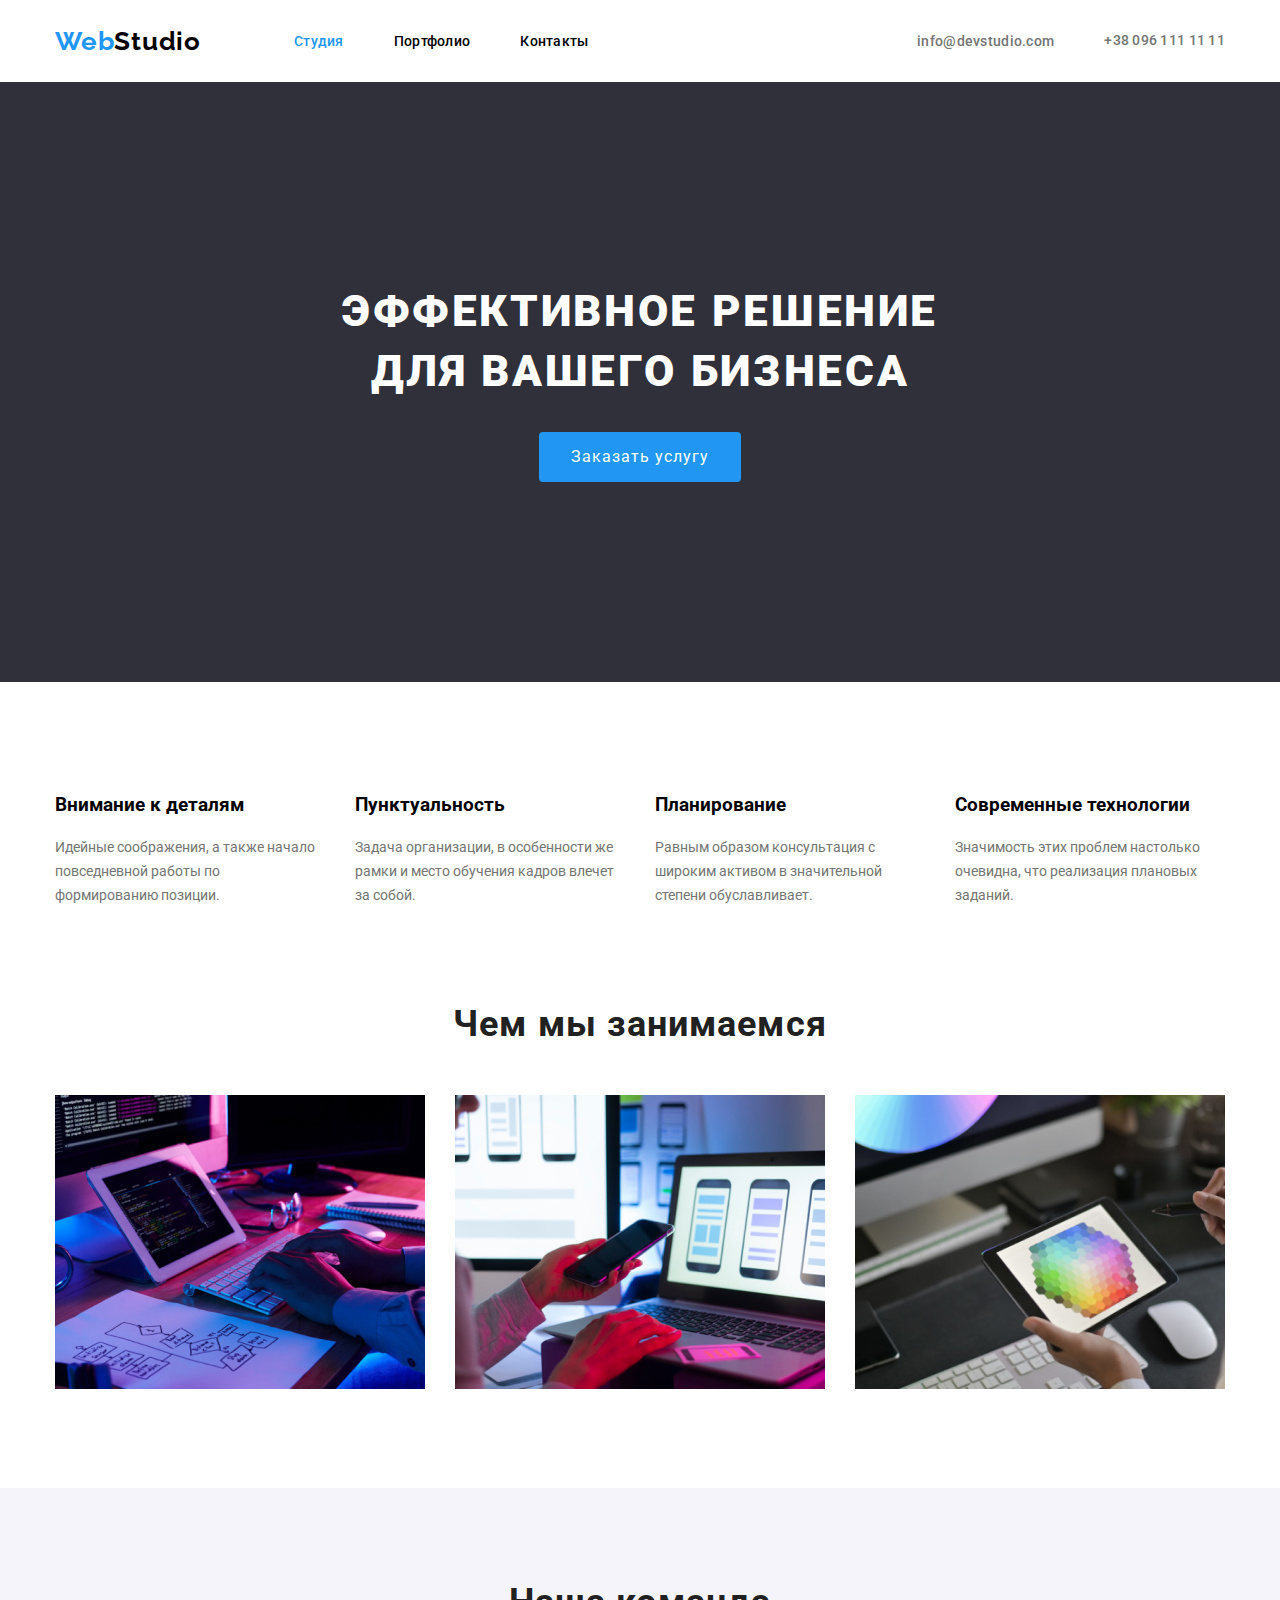
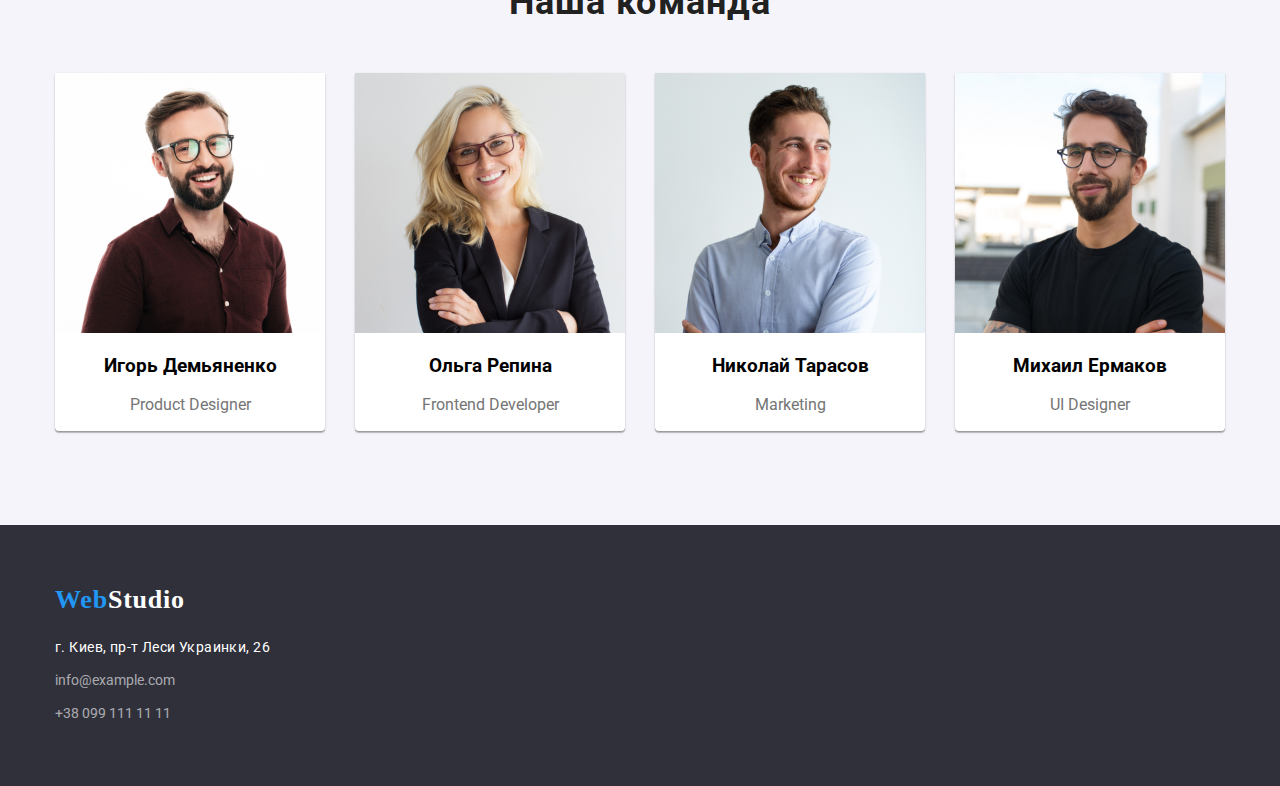
<file: index.html>
<!DOCTYPE html>
<html lang="en">
<head>
    <meta charset="UTF-8">
    <meta http-equiv="X-UA-Compatible" content="IE=edge">
    <meta name="viewport" content="width=device-width, initial-scale=1.0">
    <title>HomeWork-2</title>
    <link rel="stylesheet" href="CSS/normalize.css">
    <link rel="preconnect" href="https://fonts.gstatic.com">
    <link href="https://fonts.googleapis.com/css2?family=Raleway:wght@700&family=Roboto:wght@400;500;700;900&display=swap"
    rel="stylesheet">
    <link rel="stylesheet" href="CSS/commands.css">
    <link rel="stylesheet" href="CSS/style.css">
</head>
<body>
    <header>
        <div class="container">
            <div class="container-navigation-items">
                <nav class="navigation">
                    <a class="logo" href="index.html">Web<span class="logo-second-part">Studio</span></a>
                    <ul class="navigation-class">
                        <li class="studio"><a href="index.html"><span class="studio-item">Студия</span> </a></li>
                        <li class="port"><a href="./portfolio.html"><span class="port-item">Портфолио</span></a></li>
                        <li class="contacts"><a href="index.html"><span class="contacts-item">Контакты</span></a></li>
                    </ul>
                </nav>
                <ul class="navigation-link">
                    <li class="mail"><a href="mailto:info@devstudio.com"><span class="nav-link">info@devstudio.com</span></a></li>
                    <li class="tel"><a href="tel:+380961111111" class="nav-tel-link">+38 096 111 11 11</a></li>
                </ul>
            </div>
        </div>
    </header>

<main>
    
    <section class="main-items-one">
            <h1 class="main-words">Эффективное решение Для вашего бизнеса</h1>
            <button class="button">Заказать услугу</button>

    </section>
    <section>
        <div class="container">
        <ul class="description-items">
            
            <li>
                <h3>Внимание к деталям</h3>
                <h4 class="description-one">Идейные соображения, а также начало повседневной работы по формированию
                    позиции.</h4></li>
            <li>
                <h3>Пунктуальность</h3>
                <h4 class="description-one">Задача организации, в особенности же рамки и место обучения кадров влечет за
                    собой. </h4></li>
            <li>
                <h3>Планирование</h3>
                <h4 class="description-one">Равным образом консультация с широким активом в значительной степени
                    обуславливает.</h4></li>
            <li>
                <h3>Современные технологии</h3>
                <h4 class="description-one">Значимость этих проблем настолько очевидна, что реализация плановых
                    заданий.</h4></li>
        </ul>
    </div>
    </section>
    <section class="section">
        <div class="container">
        <h2 class="what-we-doing-title">Чем мы занимаемся</h2>
        <ul class="works-img">
            <li class="img-1"><img src="img/img-1.jpg" alt="Разработка сайтов" width="370" height="294"></li>
            <li class="img-2"><img src="img/img-2.jpg" alt="Разработка приложений" width="370" height="294"></li>
            <li class="img-3"><img src="img/img-3.jpg" alt="Дизайн" width="370" height="294"></li>
        </ul>
    </div>
    </section>
    <section class="middle">
    <div class="container">
        <h2 class="team">Наша команда</h2>
            <ul class="command_items">
                <li class="command-item"><img src="img/pl-1.jpg" alt="Игорь Демьяненко" width="270" height="260">
                    <h3 class="workers">Игорь Демьяненко</h3>
                        <p class="identity">Product Designer</p></li>
                <li class="command-item"><img src="img/pl-2.jpg" alt="Ольга Репина" width="270" height="260">
                    <h3 class="workers">Ольга Репина</h3>
                        <p class="identity">Frontend Developer</p></li>
                <li class="command-item"><img src="img/pl-3.jpg" alt="Николай Тарасов" width="270" height="260">
                    <h3 class="workers" >Николай Тарасов</h3>
                        <p class="identity">Marketing</p></li>
                <li class="command-item"><img src="img/pl-4.jpg" alt="Михаил Ермаков" width="270" height="260">
                    <h3 class="workers" >Михаил Ермаков</h3>
                        <p class="identity">UI Designer</p></li>
        </div>
    </ul>
</section>
</main>
<footer>
    <div class="container">
    <a class="logo-last" href="index.html">Web<span class="logo-second">Studio</span></a>
    <address class="address">г. Киев, пр-т Леси Украинки, 26</address>
    <ul>
        <li class="mail-one">
            <a class="foot-mail" href="mailto:info@example.com">info@example.com</a>
        </li>
        <li>
            <a class="foot-tel" href="tel:+38 0991111111">+38 099 111 11 11</a>
        </li>
    </ul>
</div>
</footer>
</div>
</body>
</html>
</file>
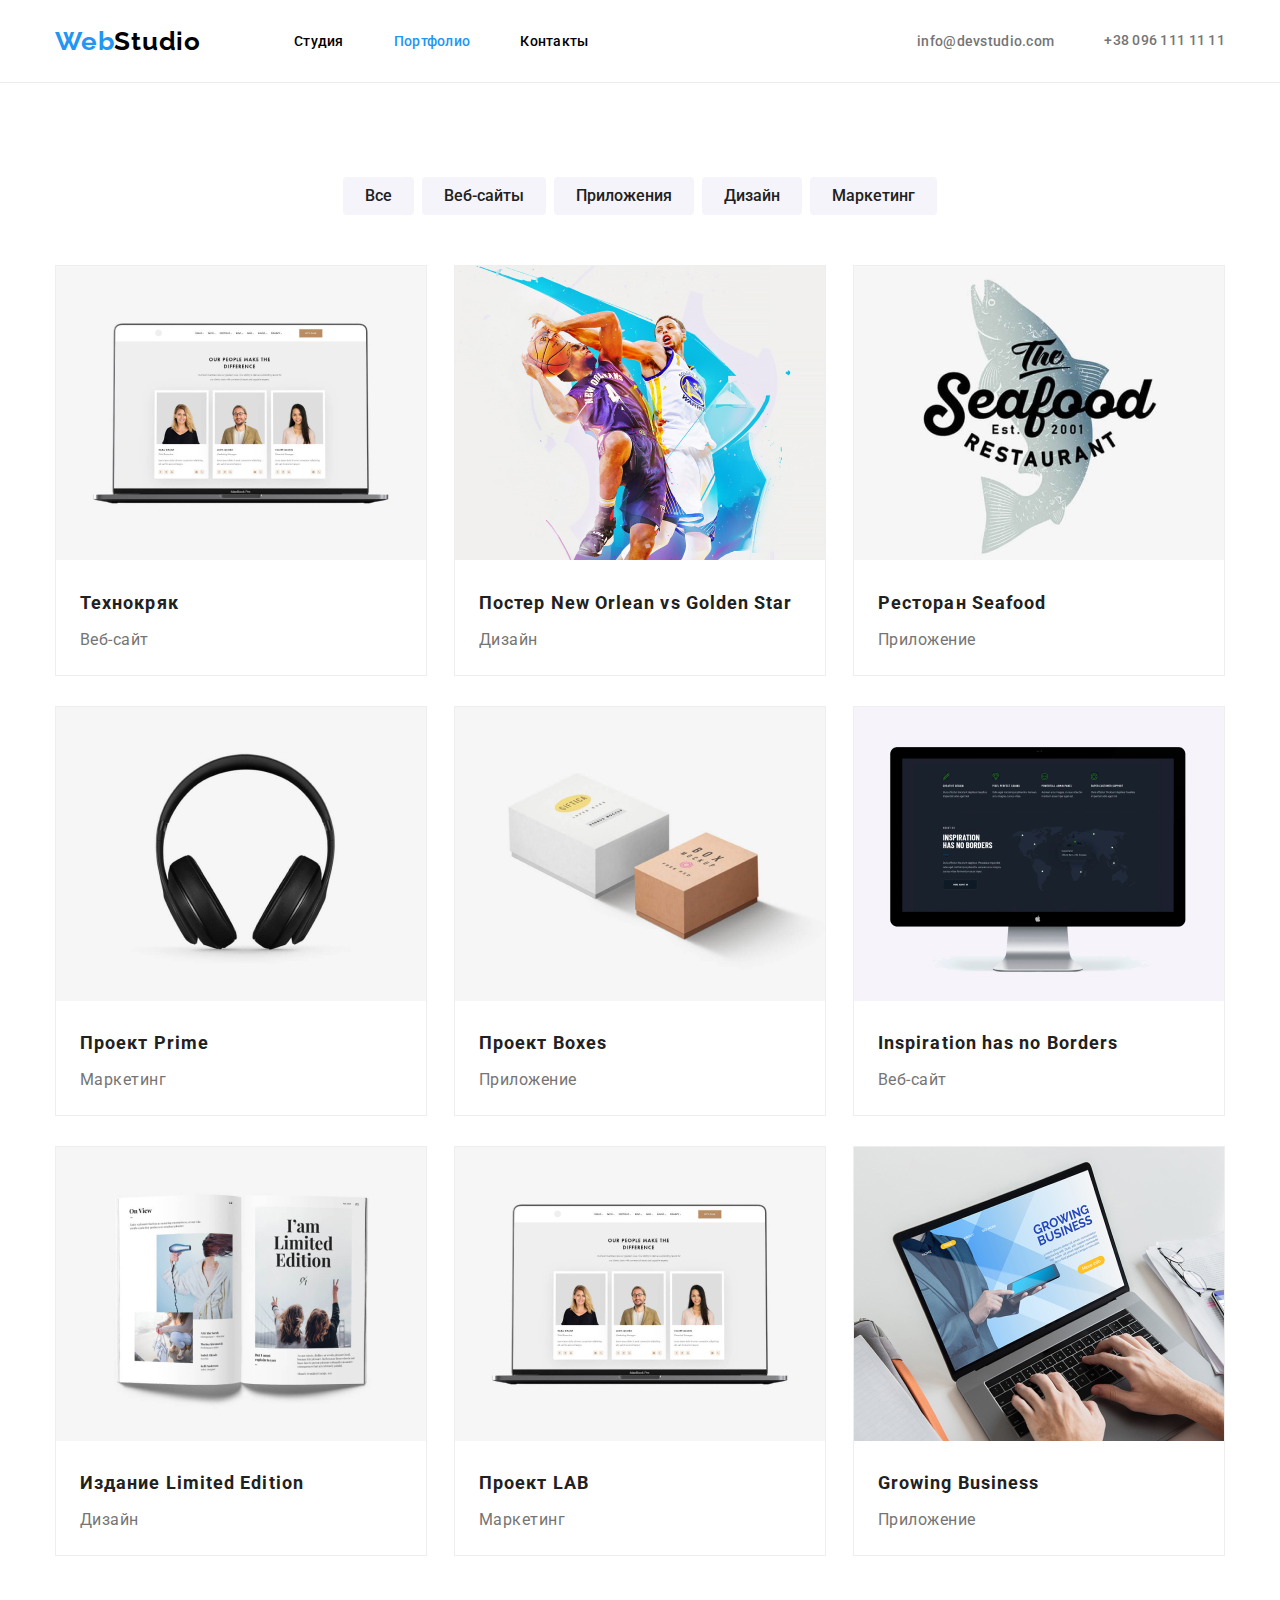
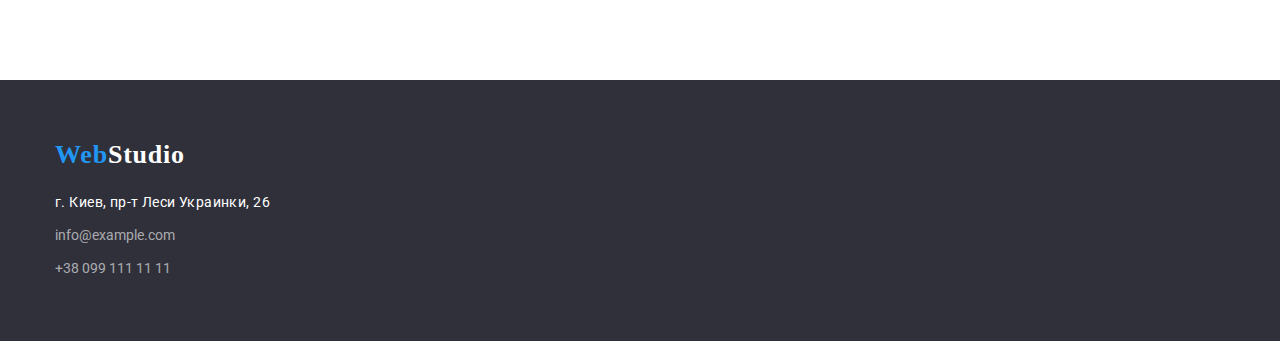
<file: portfolio.html>
<!DOCTYPE html>
<html lang="en">
<head>
    <meta charset="UTF-8">
    <meta http-equiv="X-UA-Compatible" content="IE=edge">
    <meta name="viewport" content="width=device-width, initial-scale=1.0">
    <title>HomeWork-03</title>
    <link rel="stylesheet" href="CSS/normalize.css">
    <link rel="preconnect" href="https://fonts.gstatic.com">
    <link href="https://fonts.googleapis.com/css2?family=Raleway:wght@700&family=Roboto:wght@400;500;700;900&display=swap"
    rel="stylesheet">
    <link rel="stylesheet" href="CSS/commands.css">
    <link rel="stylesheet" href="CSS/port-style.css">

    
</head>
<body>
    <header>
        <div class="container">
            <div class="container-navigation-items">
                <nav class="navigation">
                    <a class="logo" href="index.html">Web<span class="logo-second-part">Studio</span></a>
                    <ul class="navigation-class">
                        <li class="studio"><a href="index.html"><span class="studio-item">Студия</span> </a></li>
                        <li class="port"><a href="./portfolio.html"><span class="port-item">Портфолио</span></a></li>
                        <li class="contacts"><a href="index.html"><span class="contacts-item">Контакты</span></a></li>
                    </ul>
                </nav>
                <ul class="navigation-link">
                    <li class="mail"><a href="mailto:info@devstudio.com"><span class="nav-link">info@devstudio.com</span></a></li>
                    <li class="tel"><a href="tel:+380961111111" class="nav-tel-link">+38 096 111 11 11</a></li>
                </ul>
            </div>
        </div>
    </header>
    <section>
    <div class="container">
        <ul class="tab-block">
            <li class="class-name-items"><button type="button">Все</button></li>
            <li class="class-name-items"><button type="button">Веб-сайты</button></li>
            <li class="class-name-items"><button type="button">Приложения</button></li>
            <li class="class-name-items"><button type="button">Дизайн</button></li>
            <li class="class-name-items"><button type="button">Маркетинг</button>
        </ul>
    </div>
    <div class="container">
        <ul class="work-items-list">
            <li class="work-item-list-main">
                <a href="m.html" class="mouse"> 
                <img class="tehnocrack" src="img/tehnocrack-1.jpg" alt="tehnocrack"> 
                <h2 class="work-names">Технокряк</h2>
                <p class="relative-names">Веб-сайт</p>
                </a>
            </li>
            <li class="work-item-list-main">
                <a href="m.html">
                <img src="img/nba.jpg" alt="nba">
                <h2  class="work-names">Постер New Orlean vs Golden Star</h2>
                <p class="relative-names">Дизайн</p>
            </a>
            </li>
            <li class="work-item-list-main">
                <a href="m.html">
                <img src="img/seafood.jpg" alt="">
                <h2  class="work-names">Ресторан Seafood</h2>
                <p class="relative-names">Приложение</p>
            </a>
            </li>
            <li class="work-item-list-main">
                <a href="m.html">
                <img src="img/prime.jpg" alt="">
                <h2  class="work-names">Проект Prime</h2>
                <p class="relative-names">Маркетинг</p>
            </a>
            </li>
            <li class="work-item-list-main">
                <a href="m.html">
                <img src="img/boxes.jpg" alt="">
                <h2  class="work-names">Проект Boxes</h2>
                <p class="relative-names">Приложение</p>
            </a>
            </li>
            <li class="work-item-list-main">
                <a href="m.html">
                <img src="img/borders.jpg" alt="">
                <h2  class="work-names">Inspiration has no Borders</h2>
                <p class="relative-names">Веб-сайт</p>
            </a>
            </li>
            <li class="work-item-list-main">
                <a href="m.html">
                <img src="img/limited.jpg" alt="">
                <h2  class="work-names">Издание Limited Edition</h2>
                <p class="relative-names">Дизайн</p>
            </a>
            </li>
            <li class="work-item-list-main">
                <a href="m.html">
                <img src="img/tehnocrack.jpg" alt="">
                <h2  class="work-names">Проект LAB</h2>
                <p class="relative-names">Маркетинг</p>
            </a>
            </li>
            <li class="work-item-list-main">
                <a href="m.html">
                <img src="img/growing.jpg" alt="">
                <h2  class="work-names">Growing Business</h2>
                <p class="relative-names">Приложение</p>
            </a>
            </li>
        </ul>
    </div>
    </section>
    <footer>
    <div class="container">
        <a class="logo-last" href="index.html">Web<span class="logo-second">Studio</span></a>
        <address class="address">г. Киев, пр-т Леси Украинки, 26</address>
        <ul>
            <li class="mail-one"><a class="foot-mail" href="mailto:info@example.com">info@example.com</a>
            </li>
            <li><a class="foot-tel" href="tel:+380991111111">+38 099 111 11 11</a>
            </li>
        </ul>
    </div>
    </footer>
</body>
</html>
</file>
<file: CSS/commands.css>
body {
    font-family: roboto, sans-serif;
    margin: 0%;
}
.container {
    width: 1200px;
    margin: 0 auto;
    padding: 0 15px;
    box-sizing: border-box;
}
.logo {
    font-family: Raleway;
    font-weight: bold;
    font-size: 26px;
    line-height: 1.19;
    letter-spacing: 0.03em;
    color: #2196F3;
    
}
.logo-second-part {
    font-weight: bold;
    color: #000;
}
.navigation-class, .navigation-link, .container-navigation-items, .navigation {
    display: flex;
    align-items: center;
}

.studio-item, .port-item, .contacts-item, .nav-link, .nav-tel-link {
    font-style: normal;
    font-weight: 500;
    font-size: 14px;
    line-height: 1.14;
    letter-spacing: 0.02em;
}

.navigation-class {
    margin: 32px 0 32px 93px;
    list-style: none;
}

a:-webkit-any-link{
    text-decoration: none;
    cursor: pointer;
}
.port, .contacts {
    margin-left: 50px;

}
.navigation-link {
    margin-left: auto;
    list-style: none;
    align-items: center;
}
.nav-link {
    
    font-style: normal;
    font-weight: 500;
    font-size: 14px;
    line-height: 1.14;
    letter-spacing: 0.02em;    
    color: #757575;
}
.nav-link:hover,
.nav-link:focus {
    color: #2196F3;
}
.tel    {
    display: flex;
    margin-left: 50px;
}

.nav-tel-link {
    color: #757575;
    font-weight: 500;
    font-size: 14px;
    line-height: 1.14;
    letter-spacing: 0.02em;   
}
.nav-tel-link:hover,
.nav-tel-link:focus {
    color: #2196F3;
}
.logo-last {
    font-family: Ralewey;
    font-weight: bold;
    font-size: 26px;
    line-height: 1.19;
    letter-spacing: 0.03em;
    text-decoration: none;
    color: #2196F3;
    display: block;
    margin-bottom: 20px ;
}
address {
    font-weight: normal;
    font-size: 14px;
    line-height: 1.71;    
    letter-spacing: 0.03em;
    color: #FFFFFF;
    margin: 20px 0 9px;
    font-style: normal 
}
.foot-mail {
    font-weight: normal;
    font-size: 14px;
    line-height: 1.71;
    color: rgba(255, 255, 255, 0.6);
}
.foot-tel {
    font-weight: normal;
    font-size: 14px;
    line-height: 1.71;    

    color: rgba(255, 255, 255, 0.6);

}
.logo-second {
font-weight: bold;
font-size: 26px;
line-height: 1.19;
color: #FFFFFF;
}
.mail-one {
    margin-bottom: 9px;
}
</file>
<file: CSS/style.css>
ul {
    padding: 0;
}
address {
    font-style: normal;
}
.studio-item{
    color: #2196F3;
}
.port-item, .contacts-item{
    color: black;
}
.port-item:hover,
.port-item:focus {
    color: #2196F3;
}
.contacts-item:hover,
.contacts-item:focus{
    color: #2196F3;
}

.main-page {
    width:auto;
    height: 600px;
    background-color: #2F303A;
}
.main-items-one {
    background-color: #2F303A;
    padding-top: 200px;
    padding-bottom:200px;


}
.main-words {
    width: 696px;
    text-align: center;
    font-style: normal;
    font-weight: 900;
    font-size: 44px;
    line-height: 1.36;
    letter-spacing: 0.06em;
    text-transform: uppercase;
    color: #FFFFFF;
    
    margin: 0 auto 30px;
}
.button{
    margin: 0 auto;
    display: block;
    font-weight: 700px;
    font-size: 16px;
    line-height: 1.87;
    text-align: center;
    letter-spacing: 0.06em;
    color: #FFFFFF;
    background-color: #2196F3;
    border-radius: 4px;
    padding: 10px 32px;
    border: none;
}
.button:hover,
.button:focus {
    background: #188CE8;
    box-shadow: 0px 4px 4px rgba(0, 0, 0, 0.15);
}
.description-items {
    list-style: none;
    display: flex;
    margin: 94px 0;
    justify-content: space-between;
    
}

.services {
    font-family: roboto;
    font-style: normal;
    font-weight: bold;
    font-size: 14px;
    line-height: 16px;    
}

h4 {
    color: #757575;
}
.description-one {
    font-family: Roboto;
    font-style: normal;
    font-weight: normal;
    width: 270px;
    height: 75px;
    font-size: 14px;
    line-height: 24px;    
    margin: 0 auto;

}
h2 {
    text-align: center;
    font-style: normal;
    font-weight: bold;
    font-size: 36px;
    line-height: 1,16;
    text-align: center;
    letter-spacing: 0.03em;
    color: #212121; 
    margin-top: 94px   

}
.section {
    padding-bottom: 94px;

}
.middle {
    padding-top: 94px;
    background-color: #F5F4FA;
}
.middle h2 {
    margin-top: 0;
}

.works-img {
    list-style: none;
    display: flex;
    margin: 0 auto;
    justify-content: space-between;
    
}
.team, 
.what-we-doing-title {   
    margin-bottom: 50px;
}

.command_items {
    padding: 0;
    margin: 0 auto;
    list-style: none;
    display: flex;
    justify-content: space-between;
}
.command-item {
    box-shadow: 0px 1px 3px rgba(0, 0, 0, 0.12), 0px 1px 1px rgba(0, 0, 0, 0.14), 0px 2px 1px rgba(0, 0, 0, 0.2);
    border-radius: 0px 0px 4px 4px;
    margin-bottom: 94px;
    background-color: #FFFFFF;
}
.identity {
    color: #757575;
    text-align: center;
}
.workers {
    text-align: center;
    font-weight: bold;
}
footer {
    background-color: #2F303A;
    padding: 60px 0;
}
.address {
    margin: 20px 0 9px;

}

li {
    list-style: none;
}
</file>
<file: CSS/port-style.css>
header {
border-bottom: 1px solid #ECECEC;
}
.port-item{
    color: #2196F3;
}
.studio-item, .contacts-item{
    color: black;
}
.studio-item:hover,
.studio-item:focus {
    color: #2196F3;
}
.contacts-item:hover,
.contacts-item:focus{
    color: #2196F3;
}

/*main page*/
button {
        padding: 6px 22px;
        background: #F5F4FA;
        border-radius: 4px;
        outline: none;
        font-style: normal;
        text-align: center;
        color: #212121;
        font-weight: 500;
        font-size: 16px;
        line-height: 1.625;
        text-align: center;
        font-weight: 500;
}
button:hover,
button:focus {
    color: white;
    background: #2196F3;
    box-shadow: 0px 3px 1px rgba(0, 0, 0, 0.1), 0px 1px 2px rgba(0, 0, 0, 0.08), 0px 2px 2px rgba(0, 0, 0, 0.12);
    border-radius: 4px;
    cursor: pointer;
}

.tab-block {
    display: flex;
    margin-top: 94px;
    margin-bottom: 50px;
    padding: 0;
    list-style: none;
    justify-content: center;

}

.tab-block li:not(:last-child) {
    margin-right: 8px;
}
.work-items-list {
    list-style: none;
    display: flex;
    flex-wrap: wrap;
    margin-top: 50px;
    justify-content: space-between;

}
.work-item-list-main {
    margin-bottom: 30px;
    border: 1px solid #EEE;
}
.work-item-list-main:hover,
.work-item-list-main:focus {
    box-shadow: 0px 3px 1px rgba(0, 0, 0, 0.1), 0px 1px 2px rgba(0, 0, 0, 0.08), 0px 2px 2px rgba(0, 0, 0, 0.12);
}
.tehnocrack {
    width: 100%;
}
.mouse {
    display: inline-block;
}
h2 {
    font-style: normal;
    font-weight: bold;
    font-size: 18px;
    line-height: 2;
    letter-spacing: 0.06em;
    margin-top: 20px;
    margin: 0 24px;
    color: #212121;    
}
p {
    font-style: normal;
    font-weight: normal;
    font-size: 16px;
    line-height: 1.87;
    margin: 0 24px;
    letter-spacing: 0.03em;
    color: #757575;    
}
.relative-names {
    margin: 4px 24px 20px;
}
.work-names {
    font-weight: bold;
    margin-top: 20px;
}
section {
    margin-bottom: 94px;
}
footer{
    font-family: roboto;
}
address {
    font-style: normal ;
}



















































































footer {
    background-color: #2F303A;
    padding: 60px 0;
}

.logo-last {
    font-family: ralewey;
    font-weight: bold;
    font-size: 26px;
    line-height: 1.19;
    letter-spacing: 0.03em;
    text-decoration: none;
    color: #2196F3;
    display: block;
    margin-bottom: 20px ;
}
address {
    font-weight: normal;
    font-size: 14px;
    line-height: 1.71;    
    letter-spacing: 0.03em;
    color: #FFFFFF;

}
li {
    list-style: none;
}
.foot-mail {
    font-weight: normal;
    font-size: 14px;
    line-height: 1.71;
    color: rgba(255, 255, 255, 0.6);
}
.foot-tel {
    font-weight: normal;
    font-size: 14px;
    line-height: 1.71;    

    color: rgba(255, 255, 255, 0.6);

}
.logo-second {
font-weight: bold;
font-size: 26px;
line-height: 1.19;
color: #FFFFFF;
}
.mail-one {
    margin-bottom: 9px;
}
</file>
